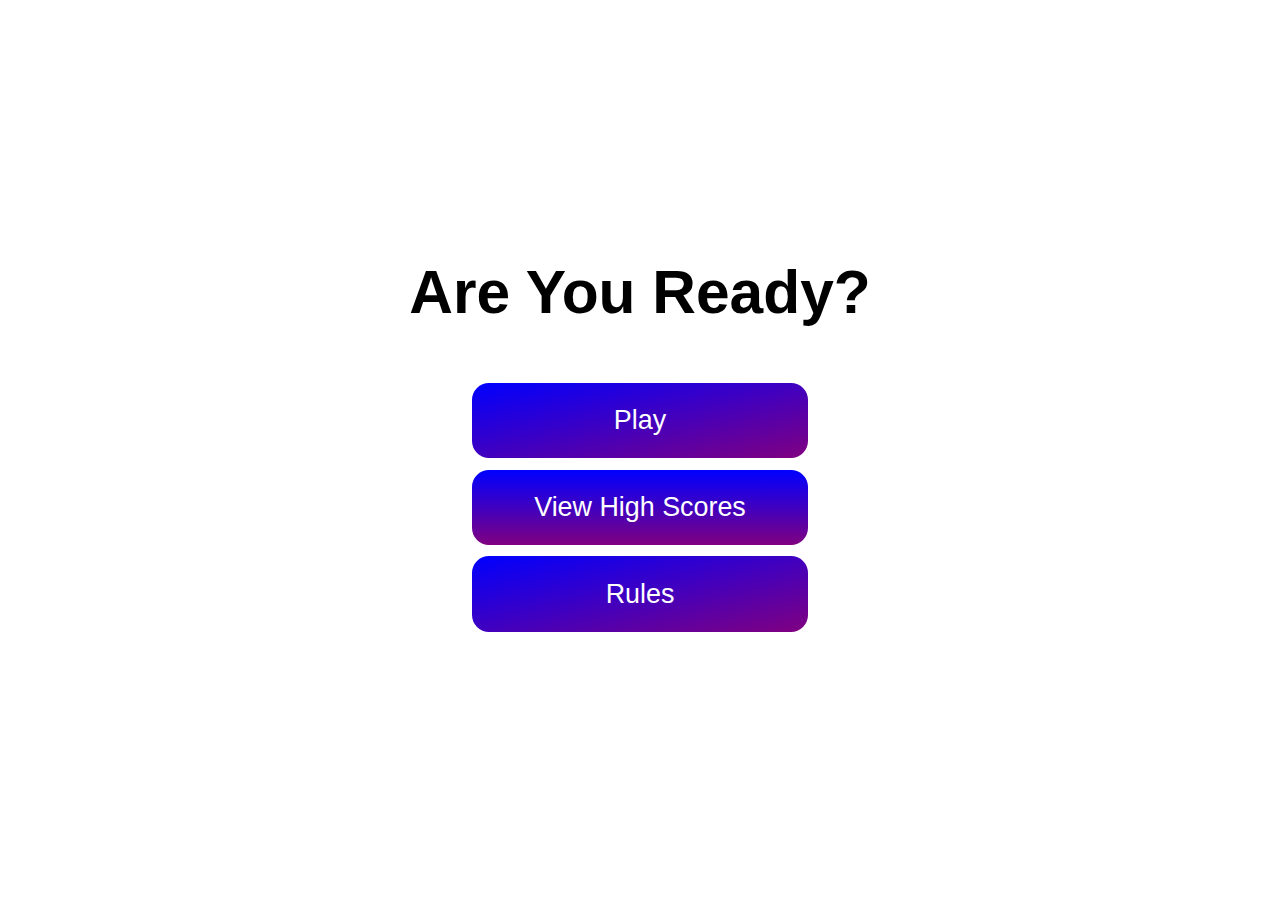
<file: index.html>
<!DOCTYPE html>
<html lang="en">
<head>
    <meta charset="UTF-8">
    <meta http-equiv="X-UA-Compatible" content="IE=edge">
    <meta name="viewport" content="width=device-width, initial-scale=1.0">
    <title>Quiz Home Page</title>
    <link rel="stylesheet" href="./assets/css/style.css">
</head>
<body>
    <div class="container">
        <div id="home" class="flex-column flex-center">
            <h1>Are You Ready?</h1>
            <a href="./pages/quiz.html" class="btn">Play</a>
            <a href="./pages/highscores.html" id="highscore-btn" class="btn">View High Scores</a>
            <a class="btn" id="myBtn">Rules</a>
            <!-- The Modal -->
            <div id="myModal" class="modal">

              <!-- Modal content -->
              <div class="modal-content">
                <div class="modal-header">
                  <span class="close">&times;</span>
                  <h2>Rules</h2>
                </div>
                <div class="modal-body">
                  <p>You have 120 seconds to complete this quiz. Each question wrong will subtract 10 seconds from the remaining time.
                    If you run out of time, the quiz will end and the score that you had before the timer ran out is your final score.
                  </p>
                </div>
                <div class="modal-footer"></div>
              </div>  
            </div>
        </div>
    </div>
    <script>
      // Get the modal
var modal = document.getElementById("myModal");

// Get the button that opens the modal
var btn = document.getElementById("myBtn");

// Get the <span> element that closes the modal
var span = document.getElementsByClassName("close")[0];

// When the user clicks on the button, open the modal
btn.onclick = function() {
  modal.style.display = "block";
}

// When the user clicks on <span> (x), close the modal
span.onclick = function() {
  modal.style.display = "none";
}

// When the user clicks anywhere outside of the modal, close it
window.onclick = function(event) {
  if (event.target == modal) {
    modal.style.display = "none";
  }
}
    </script>
</body>
</html>
</file>
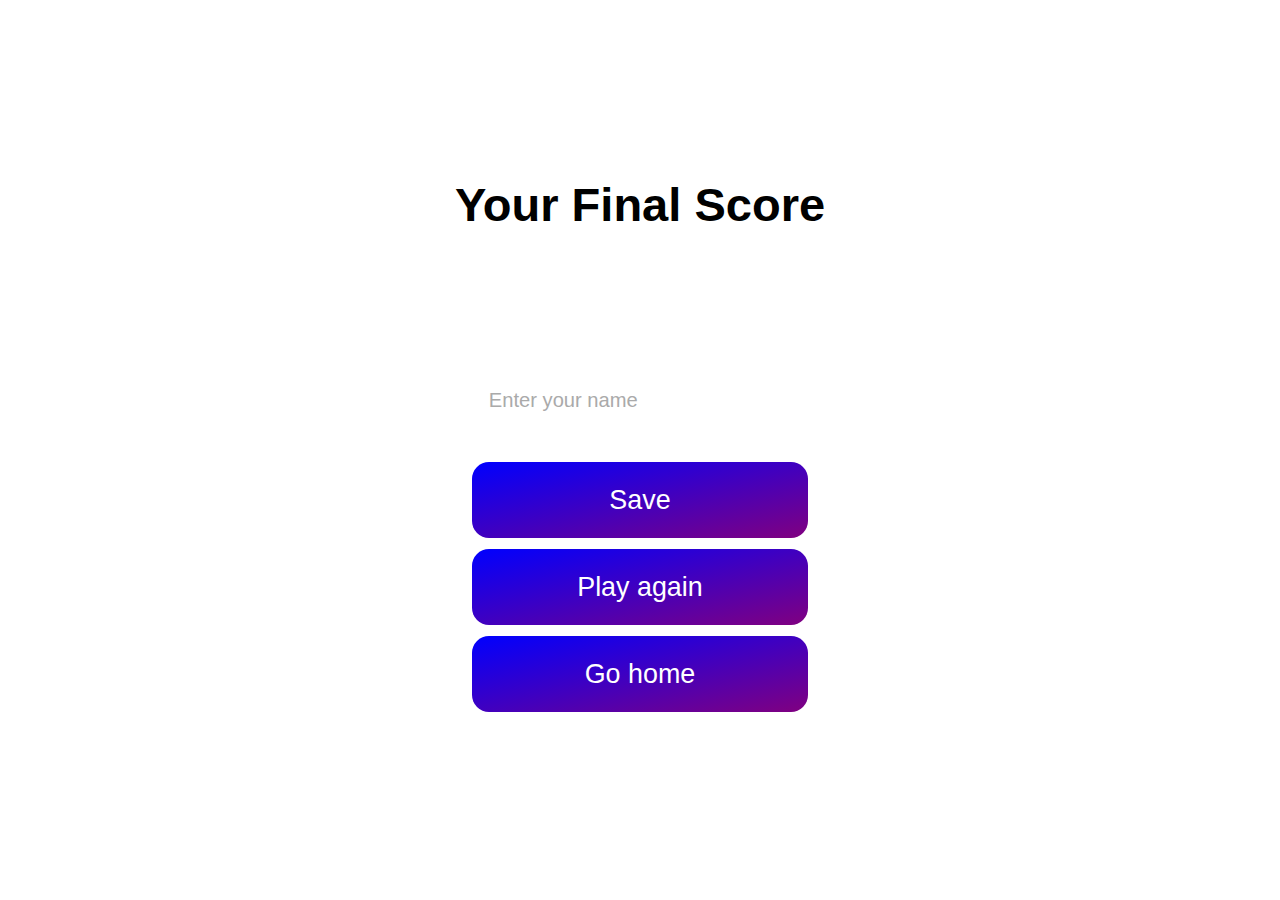
<file: end.html>
<!DOCTYPE html>
<html lang="en">
<head>
    <meta charset="UTF-8">
    <meta http-equiv="X-UA-Compatible" content="IE=edge">
    <meta name="viewport" content="width=device-width, initial-scale=1.0">
    <title>Document</title>
    <link rel="stylesheet" href="./assets/css/style.css">

</head>
<body>
    <div class="container">
        <div id="end" class="flex-center flex-column">
            <h2>Your Final Score</h2>
            <h1 id="finalScore">0</h1>
            <form class="end-form-container">
                <h2 id="end-text">Enter your name below to save your score!</h2>
               <input type="text" name="name" id="username" placeholder="Enter your name">
               <button class="btn" id="saveScoreBtn" type="submit" onclick="saveHighScore(event)" disabled>Save</button>
            </form>
            <a href="./quiz.html" class="btn">Play again</a>
            <a href="./index.html" class="btn">Go home</a>
        </div>
    </div>
    <script src="./assets/js/end.js"></script>
</body>
</html>
</file>
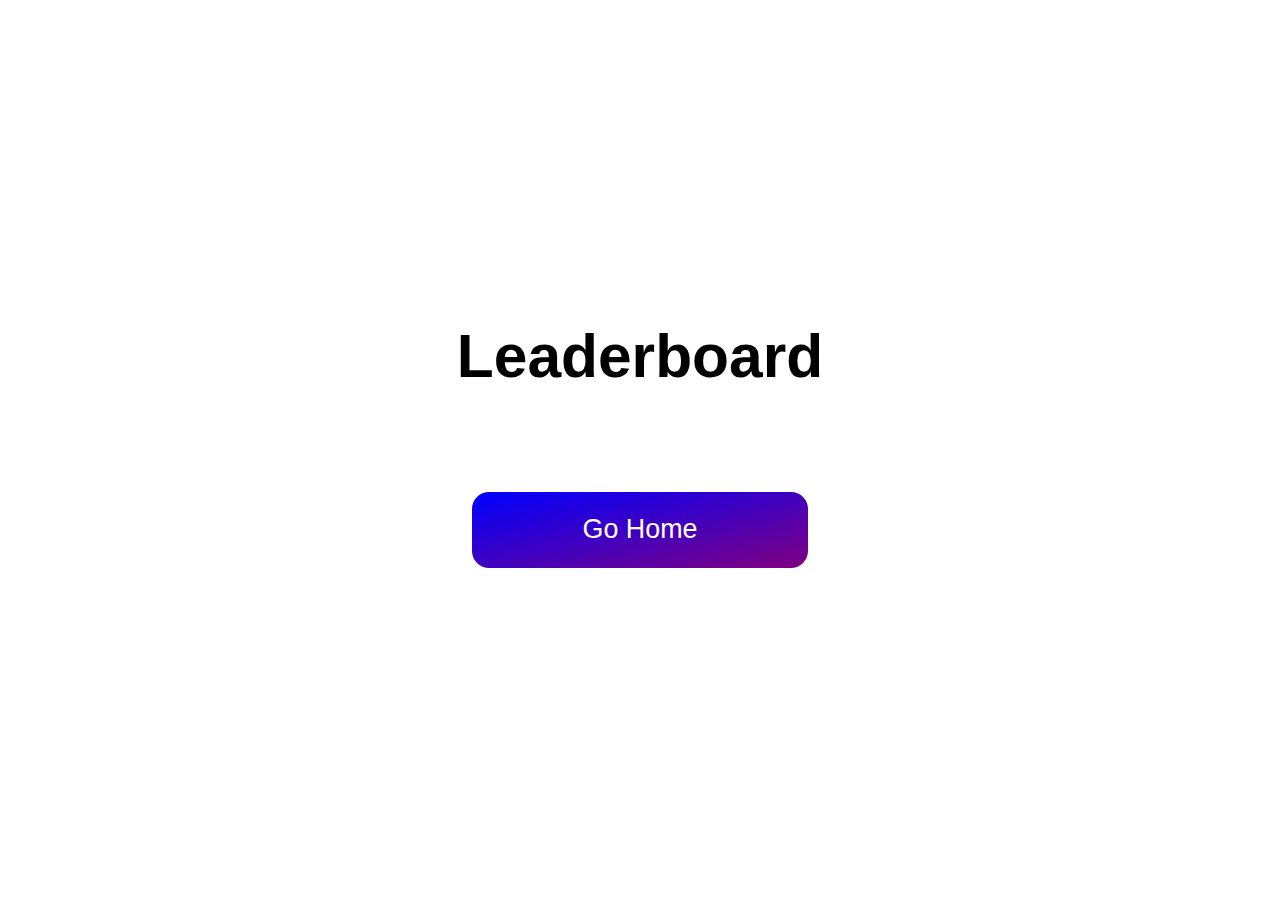
<file: highscores.html>
<!DOCTYPE html>
<html lang="en">
<head>
    <meta charset="UTF-8">
    <meta http-equiv="X-UA-Compatible" content="IE=edge">
    <meta name="viewport" content="width=device-width, initial-scale=1.0">
    <title>High Scores</title>
    <link rel="stylesheet" href="./assets/css/style.css">
    <link rel="stylesheet" href="./assets/css/highscores.css">
</head>
<body>
    <div class="container">
        <div id="highScores" class="flex-center flex-column">
            <h1 id="finalScore">Leaderboard</h1>
            <ul id="highScoresList"></ul>
            <a href="./index.html" class="btn">Go Home</a>
        </div>
    </div>
    <script src="./assets/js/highscores.js"></script>
</body>
</html>
</file>
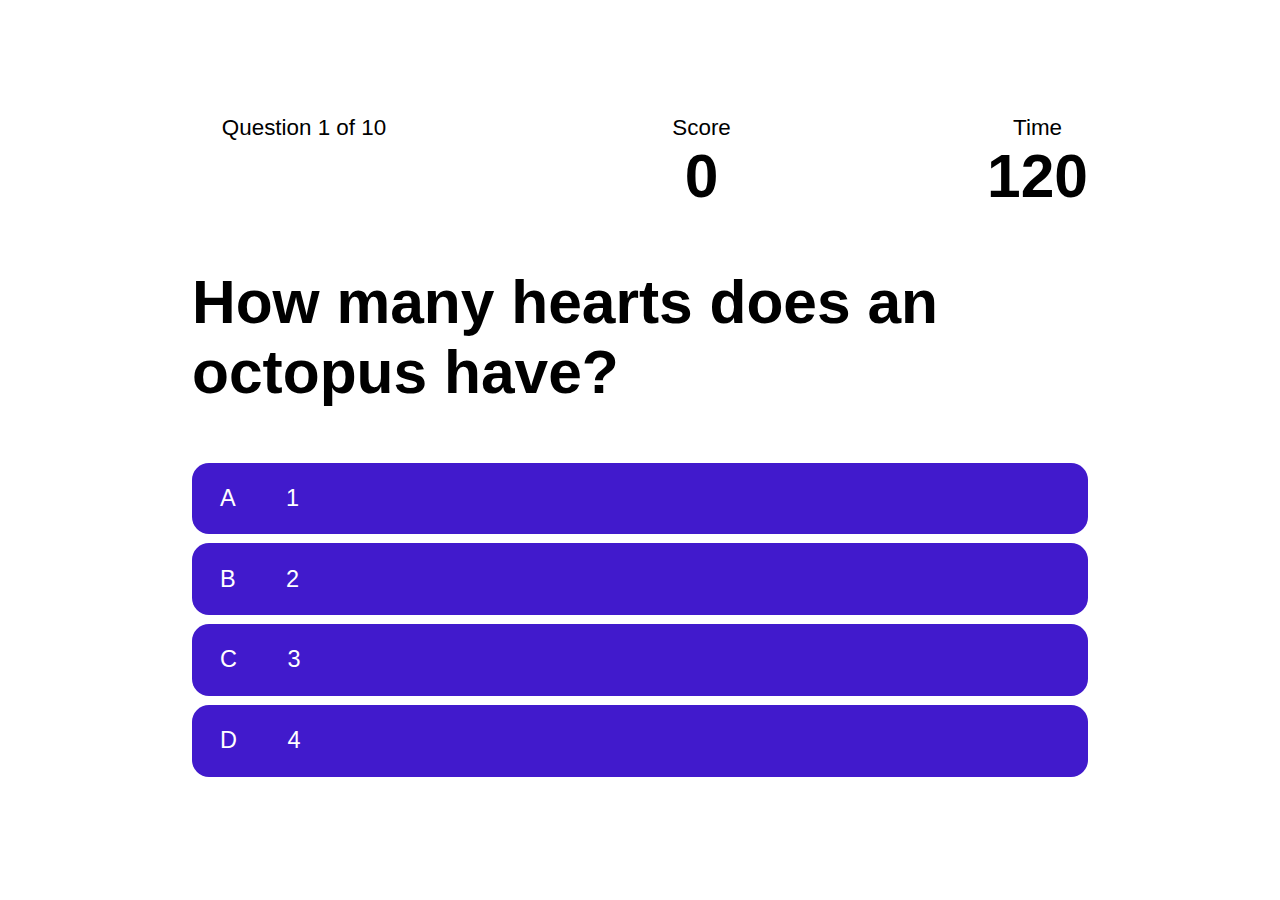
<file: quiz.html>
<!DOCTYPE html>
<html lang="en">
<head>
    <meta charset="UTF-8">
    <meta http-equiv="X-UA-Compatible" content="IE=edge">
    <meta name="viewport" content="width=device-width, initial-scale=1.0">
    <title>Quiz</title>
    <link rel="stylesheet" href="./assets/css/quiz.css">
    <link rel="stylesheet" href="./assets/css/style.css">
</head>
<body>
    <div class="container">
        <div id="game" class="justify-center flex-column">
           <div id="hud">
               <div class="hud-item">
                   <p id="progressText" class="hud-prefix">
                        Question
                   </p>
                    <div id="progressBar">
                        <div id="progressBarFull"></div>
                    </div>
               </div>
               <div class="hud-item">
                   <p class="hud-prefix">
                       Score
                   </p>
                   <h1 class="hud-main-text" id="score">
                       0
                   </h1>
               </div>
               <div class="hud-item">
                <p class="hud-prefix">
                    Time
                </p>
                <h1 class="hud-main-text" id="time001">
                    120
                </h1>
            </div>
           </div>
            <h1 id="question">What is the answer to this question</h1> 
        <div class="choice-container">
           <p class="choice-prefix">A</p>
           <p class="choice-text" data-number="1">Choice</p>
        </div>
        <div class="choice-container">
           <p class="choice-prefix">B</p>
           <p class="choice-text" data-number="2">Choice 2</p>
        </div>
        <div class="choice-container">
           <p class="choice-prefix">C</p>
           <p class="choice-text" data-number="3">Choice 3</p>
       </div>
        <div class="choice-container">
           <p class="choice-prefix">D</p>
           <p class="choice-text" data-number="4">Choice 4</p>
        </div>
    </div>
    <script src="./assets/js/script.js"></script>
</body>
</html>
</file>
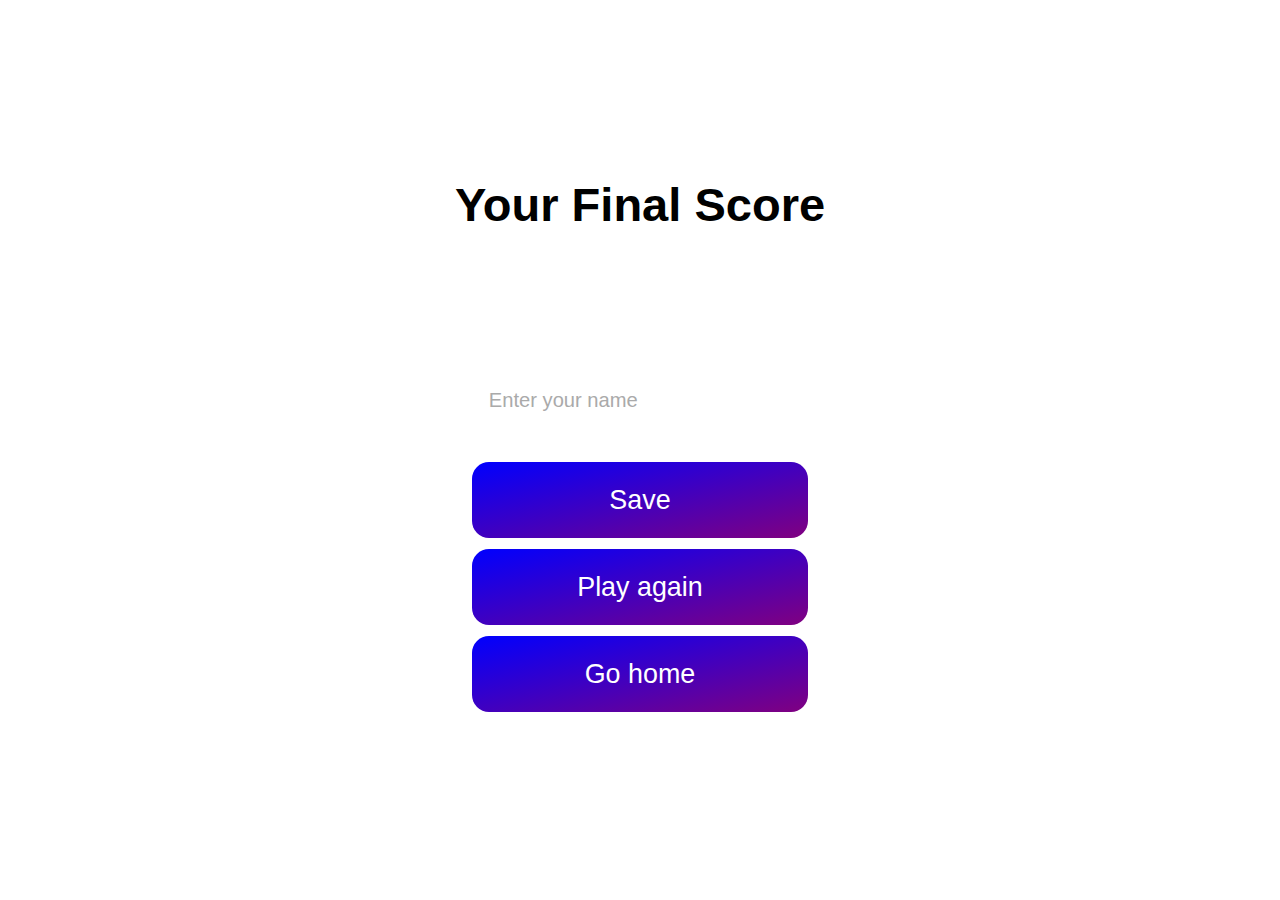
<file: Develop/end.html>
<!DOCTYPE html>
<html lang="en">
<head>
    <meta charset="UTF-8">
    <meta http-equiv="X-UA-Compatible" content="IE=edge">
    <meta name="viewport" content="width=device-width, initial-scale=1.0">
    <title>Document</title>
    <link rel="stylesheet" href="./assets/css/style.css">

</head>
<body>
    <div class="container">
        <div id="end" class="flex-center flex-column">
            <h2>Your Final Score</h2>
            <h1 id="finalScore">0</h1>
            <form class="end-form-container">
                <h2 id="end-text">Enter your name below to save your score!</h2>
               <input  type="text" name="name" id="username" placeholder="Enter your name">
               <button class="btn" id="saveScoreBtn" type="submit" onclick="saveHighScore(event)" disabled>Save</button>
            </form>
            <a href="./quiz.html" class="btn">Play again</a>
            <a href="../index.html" class="btn">Go home</a>
        </div>
    </div>
    <script src="./assets/js/end.js"></script>
</body>
</html>
</file>
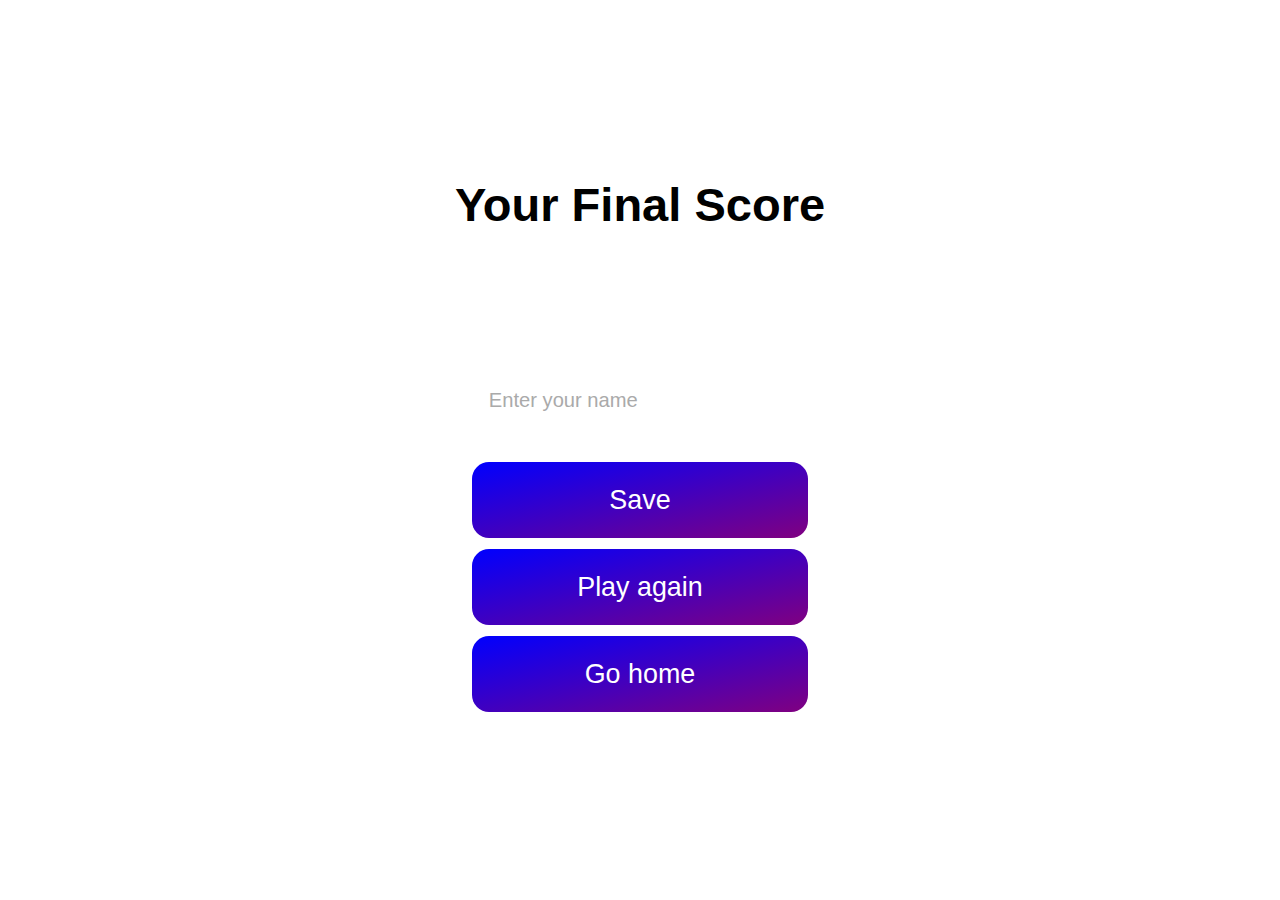
<file: pages/end.html>
<!DOCTYPE html>
<html lang="en">
<head>
    <meta charset="UTF-8">
    <meta http-equiv="X-UA-Compatible" content="IE=edge">
    <meta name="viewport" content="width=device-width, initial-scale=1.0">
    <title>Document</title>
    <link rel="stylesheet" href="../assets/css/style.css">

</head>
<body>
    <div class="container">
        <div id="end" class="flex-center flex-column">
            <h2>Your Final Score</h2>
            <h1 id="finalScore">0</h1>
            <form class="end-form-container">
                <h2 id="end-text">Enter your name below to save your score!</h2>
               <input  type="text" name="name" id="username" placeholder="Enter your name">
               <button class="btn" id="saveScoreBtn" type="submit" onclick="saveHighScore(event)" disabled>Save</button>
            </form>
            <a href="./quiz.html" class="btn">Play again</a>
            <a href="../index.html" class="btn">Go home</a>
        </div>
    </div>
    <script src="../assets/js/end.js"></script>
</body>
</html>
</file>
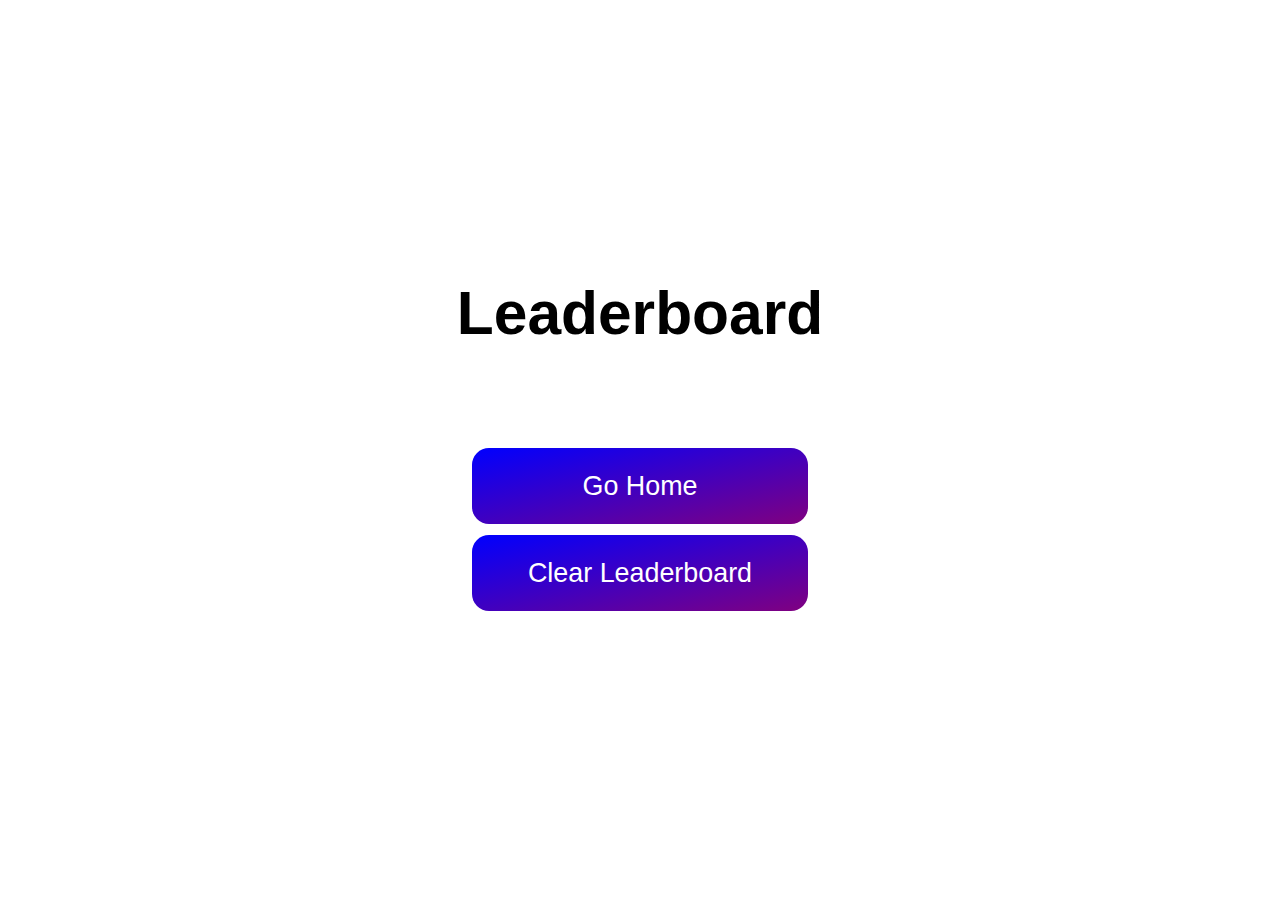
<file: pages/highscores.html>
<!DOCTYPE html>
<html lang="en">
<head>
    <meta charset="UTF-8">
    <meta http-equiv="X-UA-Compatible" content="IE=edge">
    <meta name="viewport" content="width=device-width, initial-scale=1.0">
    <title>High Scores</title>
    <link rel="stylesheet" href="../assets/css/style.css">
    
</head>
<body>
    <div class="container">
        <div id="highScores" class="flex-center flex-column">
            <h1 id="finalScore">Leaderboard</h1>
            <ul id="highScoresList"></ul>
            <a id="return" href="../index.html" class="btn">Go Home</a>
            <a id="clear" class="btn">Clear Leaderboard</a>
        </div>
    </div>
    <script src="../assets/js/highscores.js"></script>
</body>
</html>
</file>
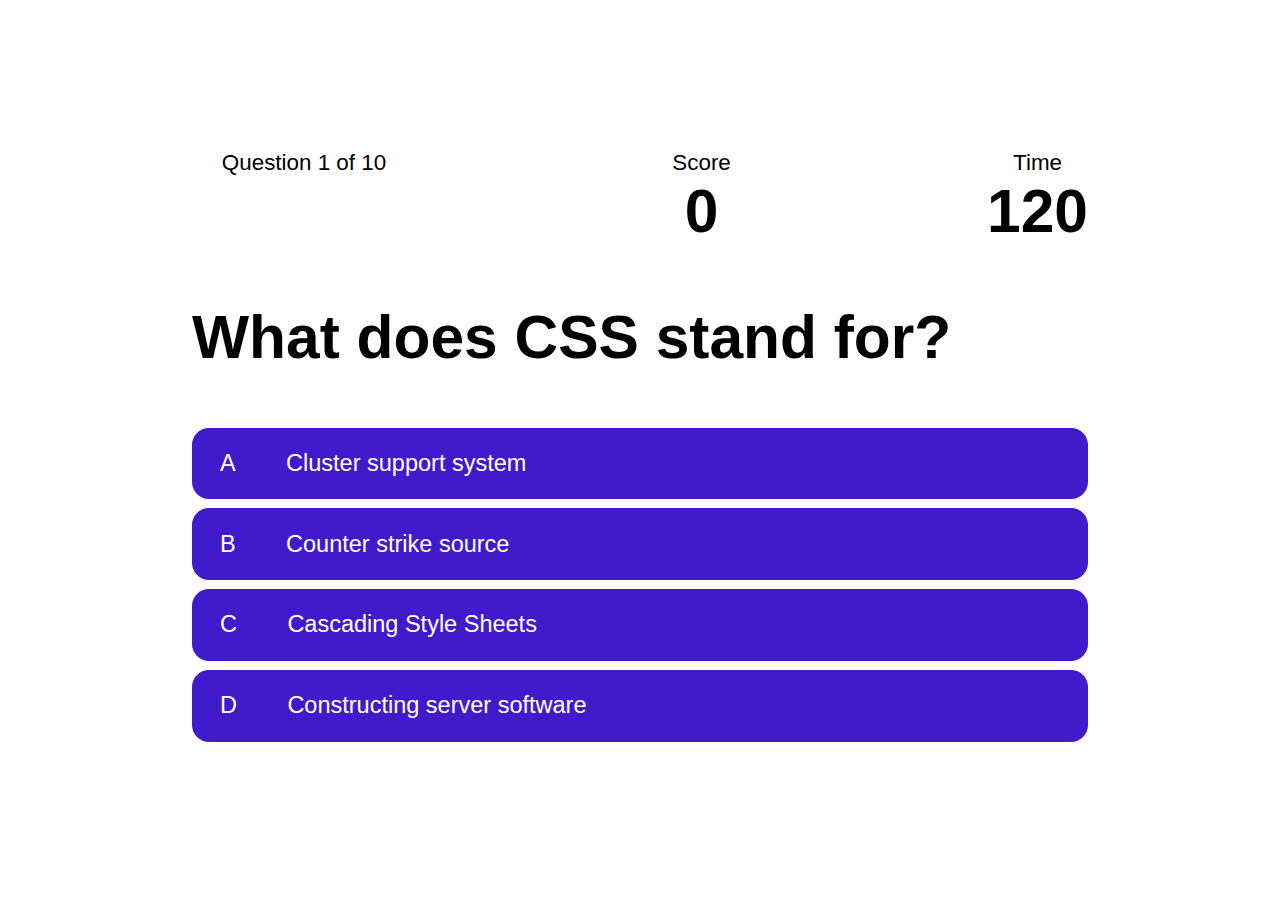
<file: pages/quiz.html>
<!DOCTYPE html>
<html lang="en">
<head>
    <meta charset="UTF-8">
    <meta http-equiv="X-UA-Compatible" content="IE=edge">
    <meta name="viewport" content="width=device-width, initial-scale=1.0">
    <title>Quiz</title>
    
    <link rel="stylesheet" href="../assets/css/style.css">
</head>
<body>
    <div class="container">
        <div id="game" class="justify-center flex-column">
           <div id="hud">
               <div class="hud-item">
                   <p id="progressText" class="hud-prefix">
                        Question
                   </p>
                    <div id="progressBar">
                        <div id="progressBarFull"></div>
                    </div>
               </div>
               <div class="hud-item">
                   <p class="hud-prefix">
                       Score
                   </p>
                   <h1 class="hud-main-text" id="score">
                       0
                   </h1>
               </div>
               <div class="hud-item">
                <p class="hud-prefix">
                    Time
                </p>
                <h1 class="hud-main-text" id="time001">
                    120
                </h1>
            </div>
           </div>
            <h1 id="question">What is the answer to this question</h1> 
        <div class="choice-container">
           <p class="choice-prefix">A</p>
           <p class="choice-text" data-number="1">Choice</p>
        </div>
        <div class="choice-container">
           <p class="choice-prefix">B</p>
           <p class="choice-text" data-number="2">Choice 2</p>
        </div>
        <div class="choice-container">
           <p class="choice-prefix">C</p>
           <p class="choice-text" data-number="3">Choice 3</p>
       </div>
        <div class="choice-container">
           <p class="choice-prefix">D</p>
           <p class="choice-text" data-number="4">Choice 4</p>
        </div>
    </div>
    <script src="../assets/js/script.js"></script>
</body>
</html>
</file>
<file: assets/css/style.css>
:root {
    background-color: white;
}
body {
    color:black
}
* {
    box-sizing: border-box;
    margin: 0;
    padding: 0;
    font-size: 70%;
    font-family: -apple-system, BlinkMacSystemFont, 'Segoe UI', Roboto, Oxygen, Ubuntu, Cantarell, 'Open Sans', 'Helvetica Neue', sans-serif;
}

h1 {
    font-size: 5.4rem;
    color: black;
    margin-bottom: 5rem;
}

h2 {
    font-size: 4.2rem;
    margin-bottom: 1rem;
}

.container {
    width: 100vw;
    height: 100vh;
    display: flex;
    justify-content: center;
    align-items: center;
    max-width: 80rem;
    margin: 0 auto;
    padding: 2rem;
}

.flex-column {
    display: flex;
    flex-direction: column;
}

.flex-center {
    justify-content: center;
    align-items: center;
}
.justify-center {
    justify-content: center;
}

.text-center {
    text-align: center;
}

.hidden {
    display: none;
}

.btn {
    font-size: 2.4rem;
    padding: 2rem 0;
    width: 30rem;
    text-align: center;
    margin-bottom: 1rem;
    text-decoration: none;
    color: white;
    background: linear-gradient(to bottom right, blue, purple);
    border-radius: 17px;
}

.btn:hover {
    cursor: pointer;
    box-shadow: 0 0.4rem 1.4rem 0 rgb(69, 0, 230);
    transition: transform 150ms;
    transform: scale(1.008);
}

.btn[disabled]:hover {
    cursor: not-allowed;
    box-shadow: none;
    transform: none;
}

#highscore-btn {
    background: linear-gradient(blue, purple);
}

#highscore-btn:hover {
    box-shadow: 0 0.4rem 1.4rem 0 ,#6abef6;
}

/* end page css */

.end-form-container {
    width: 100%;
    display: flex;
    flex-direction: column;
    align-items: center;
    max-width: 30rem;
}

input {
    margin-bottom: 1rem;
    width: 20rem;
    padding: 1.5rem;
    font-size: 1.8rem ;
    border: none;
    box-shadow: #6abef6;
}

input::placeholder {
    color: #aaa;
}

#username {
    margin-bottom: 3rem;
    width: 100%;
    outline: none;
    color: white;
    color: black;
}

#end-text {
    font-size: 2.4rem;
    color: #fff;
    text-align: center;

}

#saveScoreBtn {
    border: none;
}
/* end of end page css */

/* rules modal */
.modal {
    display: none; /* Hidden by default */
    position: fixed; /* Stay in place */
    z-index: 1; /* Sit on top */
    padding-top: 100px; /* Location of the box */
    left: 0;
    top: 0;
    width: 100%; /* Full width */
    height: 100%; /* Full height */
    overflow: auto; /* Enable scroll if needed */
    background-color: rgb(0,0,0); /* Fallback color */
    background-color: rgba(0,0,0,0.4); /* Black w/ opacity */
  }
  
  /* Modal Content */
  .modal-content {
    position: relative;
    background-color: #fefefe;
    margin: auto;
    padding: 0;
    border: 1px solid #888;
    width: 80%;
    box-shadow: 0 4px 8px 0 rgba(0,0,0,0.2),0 6px 20px 0 rgba(0,0,0,0.19);
    -webkit-animation-name: animatetop;
    -webkit-animation-duration: 0.4s;
    animation-name: animatetop;
    animation-duration: 0.4s
  }
  
  /* Add Animation */
  @-webkit-keyframes animatetop {
    from {top:-300px; opacity:0} 
    to {top:0; opacity:1}
  }
  
  @keyframes animatetop {
    from {top:-300px; opacity:0}
    to {top:0; opacity:1}
  }
  
  /* The Close Button */
  .close {
    color: white;
    float: right;
    font-size: 28px;
    font-weight: bold;
  }
  
  .close:hover,
  .close:focus {
    color: #000;
    text-decoration: none;
    cursor: pointer;
  }
  
  .modal-header {
    padding: 2px 16px;
    background: linear-gradient(to bottom right, blue, purple);
    color: white;
  }
  
  .modal-body {
      padding: 0px 16px;
      font-size: 3rem;
  }
  
  .modal-footer {
    padding: 4px 16px;
    background: linear-gradient(to bottom right, blue, purple);
    color: white;
  }

/* end of modal css */

/* answer choice boxes */
.choice-container {
    display: flex;
    margin-bottom: 0.8rem;
    width: 100%;
    border-radius: 17px;
    background: rgb(65, 26, 204);
    font-size: 3rem;
    min-width: 80rem;
}
.choice-container:hover {
    cursor: pointer;
    box-shadow:0 0.4rem 1.4rem 0 rgb(65, 26, 204);
    transform: scale(1.008);
    transform: transform 100ms;
}

.choice-prefix {
    padding: 2rem 2.5rem;
    color: white;
}

.choice-text {
    padding: 2rem;
    width: 100%;
    color: white;
}

.correct {
    background: linear-gradient(32deg, rgba(11, 223, 36) 0%, rgba(41, 232, 111) 100%);
}

.incorrect {
    background: linear-gradient(32deg, rgba(230, 29, 29) 0%, rgba(224, 11, 11) 100%);
}
/* endo fo answer choices css */


/* Heads up display */

#hud {
    display: flex;
    justify-content: space-between;
}

.hud-prefix {
    text-align: center;
    font-size: 2rem;
}

.hud-main-text {
    text-align: center;
 
}

#progressBar {
    width: 20rem;
    height: 3rem;
    border: 0.2rem solid rgba(11, 223, 36,);
    margin-top: 2rem;
    border-radius: 50px;
    overflow: hidden;
}

#progressBarFull {
    height: 100%;
    background: rgba(11, 223, 36,);
    width: 0%;
}


@media screen and (max-width: 768px) {
    .choice-container {
        min-width: 40rem;
    }
}
/* end of hud css */

/* high scores css */
#highScoresList {
    list-style: none;
    margin-bottom: 4rem;
}

.high-score {
    font-size: 2.8rem;
    margin-bottom: 0.5rem;
}
/* end of high scores css */
</file>
<file: assets/css/highscores.css>
body {
    color: black;
}

#highScoresList {
    list-style: none;
    margin-bottom: 4rem;
}

.high-score {
    font-size: 2.8rem;
    margin-bottom: 0.5rem;
}
</file>
<file: assets/css/quiz.css>
body {
    color: black;
}

.choice-container {
    display: flex;
    margin-bottom: 0.8rem;
    width: 100%;
    border-radius: 17px;
    background: rgb(65, 26, 204);
    font-size: 3rem;
    min-width: 80rem;
}
.choice-container:hover {
    cursor: pointer;
    box-shadow:0 0.4rem 1.4rem 0 rgb(65, 26, 204);
    transform: scale(1.008);
    transform: transform 100ms;
}

.choice-prefix {
    padding: 2rem 2.5rem;
    color: white;
}

.choice-text {
    padding: 2rem;
    width: 100%;
    color: white;
}

.correct {
    background: linear-gradient(32deg, rgba(11, 223, 36) 0%, rgba(41, 232, 111) 100%);
}

.incorrect {
    background: linear-gradient(32deg, rgba(230, 29, 29) 0%, rgba(224, 11, 11) 100%);
}



/* Heads up display */

#hud {
    display: flex;
    justify-content: space-between;
}

.hud-prefix {
    text-align: center;
    font-size: 2rem;
}

.hud-main-text {
    text-align: center;
 
}

#progressBar {
    width: 20rem;
    height: 3rem;
    border: 0.2rem solid rgba(11, 223, 36,);
    margin-top: 2rem;
    border-radius: 50px;
    overflow: hidden;
}

#progressBarFull {
    height: 100%;
    background: rgba(11, 223, 36,);
    width: 0%;
}


@media screen and (max-width: 768px) {
    .choice-container {
        min-width: 40rem;
    }
}
</file>
<file: Develop/assets/css/style.css>
:root {
    background-color: white;
}
body {
    color:black
}
* {
    box-sizing: border-box;
    margin: 0;
    padding: 0;
    font-size: 70%;
    font-family: -apple-system, BlinkMacSystemFont, 'Segoe UI', Roboto, Oxygen, Ubuntu, Cantarell, 'Open Sans', 'Helvetica Neue', sans-serif;
}

h1 {
    font-size: 5.4rem;
    color: black;
    margin-bottom: 5rem;
}

h2 {
    font-size: 4.2rem;
    margin-bottom: 1rem;
}

.container {
    width: 100vw;
    height: 100vh;
    display: flex;
    justify-content: center;
    align-items: center;
    max-width: 80rem;
    margin: 0 auto;
    padding: 2rem;
}

.flex-column {
    display: flex;
    flex-direction: column;
}

.flex-center {
    justify-content: center;
    align-items: center;
}
.justify-center {
    justify-content: center;
}

.text-center {
    text-align: center;
}

.hidden {
    display: none;
}

.btn {
    font-size: 2.4rem;
    padding: 2rem 0;
    width: 30rem;
    text-align: center;
    margin-bottom: 1rem;
    text-decoration: none;
    color: white;
    background: linear-gradient(to bottom right, blue, purple);
    border-radius: 17px;
}

.btn:hover {
    cursor: pointer;
    box-shadow: 0 0.4rem 1.4rem 0 rgb(69, 0, 230);
    transition: transform 150ms;
    transform: scale(1.008);
}

.btn[disabled]:hover {
    cursor: not-allowed;
    box-shadow: none;
    transform: none;
}

#highscore-btn {
    background: linear-gradient(blue, purple);
}

#highscore-btn:hover {
    box-shadow: 0 0.4rem 1.4rem 0 ,#6abef6;
}

/* end page css */

.end-form-container {
    width: 100%;
    display: flex;
    flex-direction: column;
    align-items: center;
    max-width: 30rem;
}

input {
    margin-bottom: 1rem;
    width: 20rem;
    padding: 1.5rem;
    font-size: 1.8rem ;
    border: none;
    box-shadow: #6abef6;
}

input::placeholder {
    color: #aaa;
}

#username {
    margin-bottom: 3rem;
    width: 100%;
    outline: none;
    color: white;
    color: black;
}

#end-text {
    font-size: 2.4rem;
    color: #fff;
    text-align: center;

}

#saveScoreBtn {
    border: none;
}

.fa-home {
    margin-left: 1rem;
    font-size: 2rem;
    color: white;
}


/* The Modal (background) */
.modal {
    display: none; /* Hidden by default */
    position: fixed; /* Stay in place */
    z-index: 1; /* Sit on top */
    padding-top: 100px; /* Location of the box */
    left: 0;
    top: 0;
    width: 100%; /* Full width */
    height: 100%; /* Full height */
    overflow: auto; /* Enable scroll if needed */
    background-color: rgb(0,0,0); /* Fallback color */
    background-color: rgba(0,0,0,0.4); /* Black w/ opacity */
  }
  
  /* Modal Content */
  .modal-content {
    position: relative;
    background-color: #fefefe;
    margin: auto;
    padding: 0;
    border: 1px solid #888;
    width: 80%;
    box-shadow: 0 4px 8px 0 rgba(0,0,0,0.2),0 6px 20px 0 rgba(0,0,0,0.19);
    -webkit-animation-name: animatetop;
    -webkit-animation-duration: 0.4s;
    animation-name: animatetop;
    animation-duration: 0.4s
  }
  
  /* Add Animation */
  @-webkit-keyframes animatetop {
    from {top:-300px; opacity:0} 
    to {top:0; opacity:1}
  }
  
  @keyframes animatetop {
    from {top:-300px; opacity:0}
    to {top:0; opacity:1}
  }
  
  /* The Close Button */
  .close {
    color: white;
    float: right;
    font-size: 28px;
    font-weight: bold;
  }
  
  .close:hover,
  .close:focus {
    color: #000;
    text-decoration: none;
    cursor: pointer;
  }
  
  .modal-header {
    padding: 2px 16px;
    background: linear-gradient(to bottom right, blue, purple);
    color: white;
  }
  
  .modal-body {
      padding: 0px 16px;
      font-size: 3rem;
  }
  
  .modal-footer {
    padding: 4px 16px;
    background: linear-gradient(to bottom right, blue, purple);
    color: white;
  }
</file>
